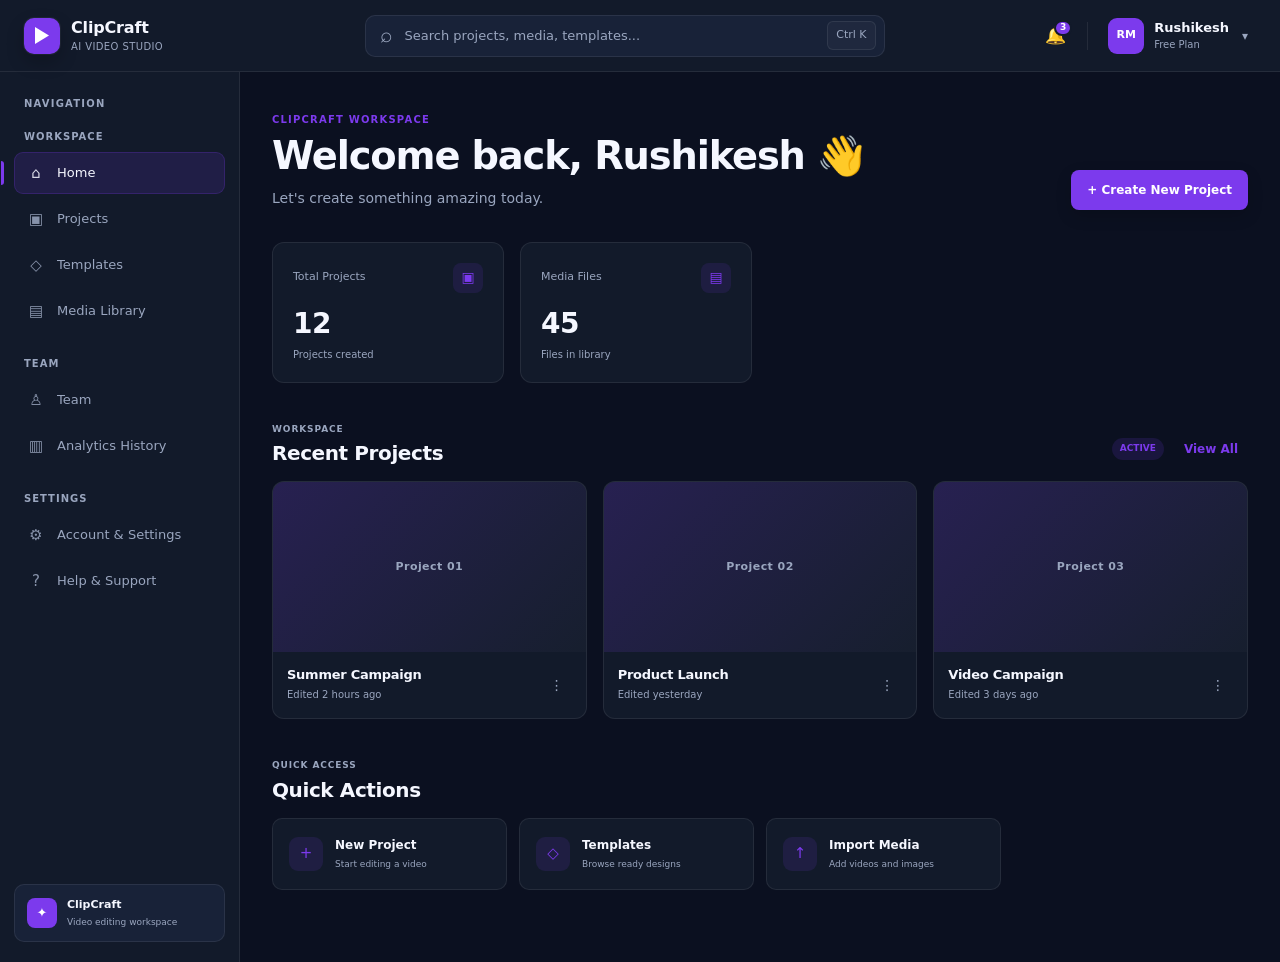
<file: index.html>
<!DOCTYPE html>
<html lang="en">
<head>
  <meta charset="UTF-8" />
  <meta name="viewport" content="width=device-width, initial-scale=1.0" />
  <title>ClipCraft</title>
<link rel="stylesheet" href="./src/css/base.css">
<link rel="stylesheet" href="./src/css/layout.css">
<link rel="stylesheet" href="./src/css/components.css">
<link rel="stylesheet" href="./src/css/responsive.css">
<link rel="stylesheet" href="./src/css/shared.css">
<link rel="stylesheet" href="src/css/help-support.css">
</head>
<body>
  <div id="app"></div>

  <script type="module" src="./src/js/app.js"></script>
</body>
</html>
</file>
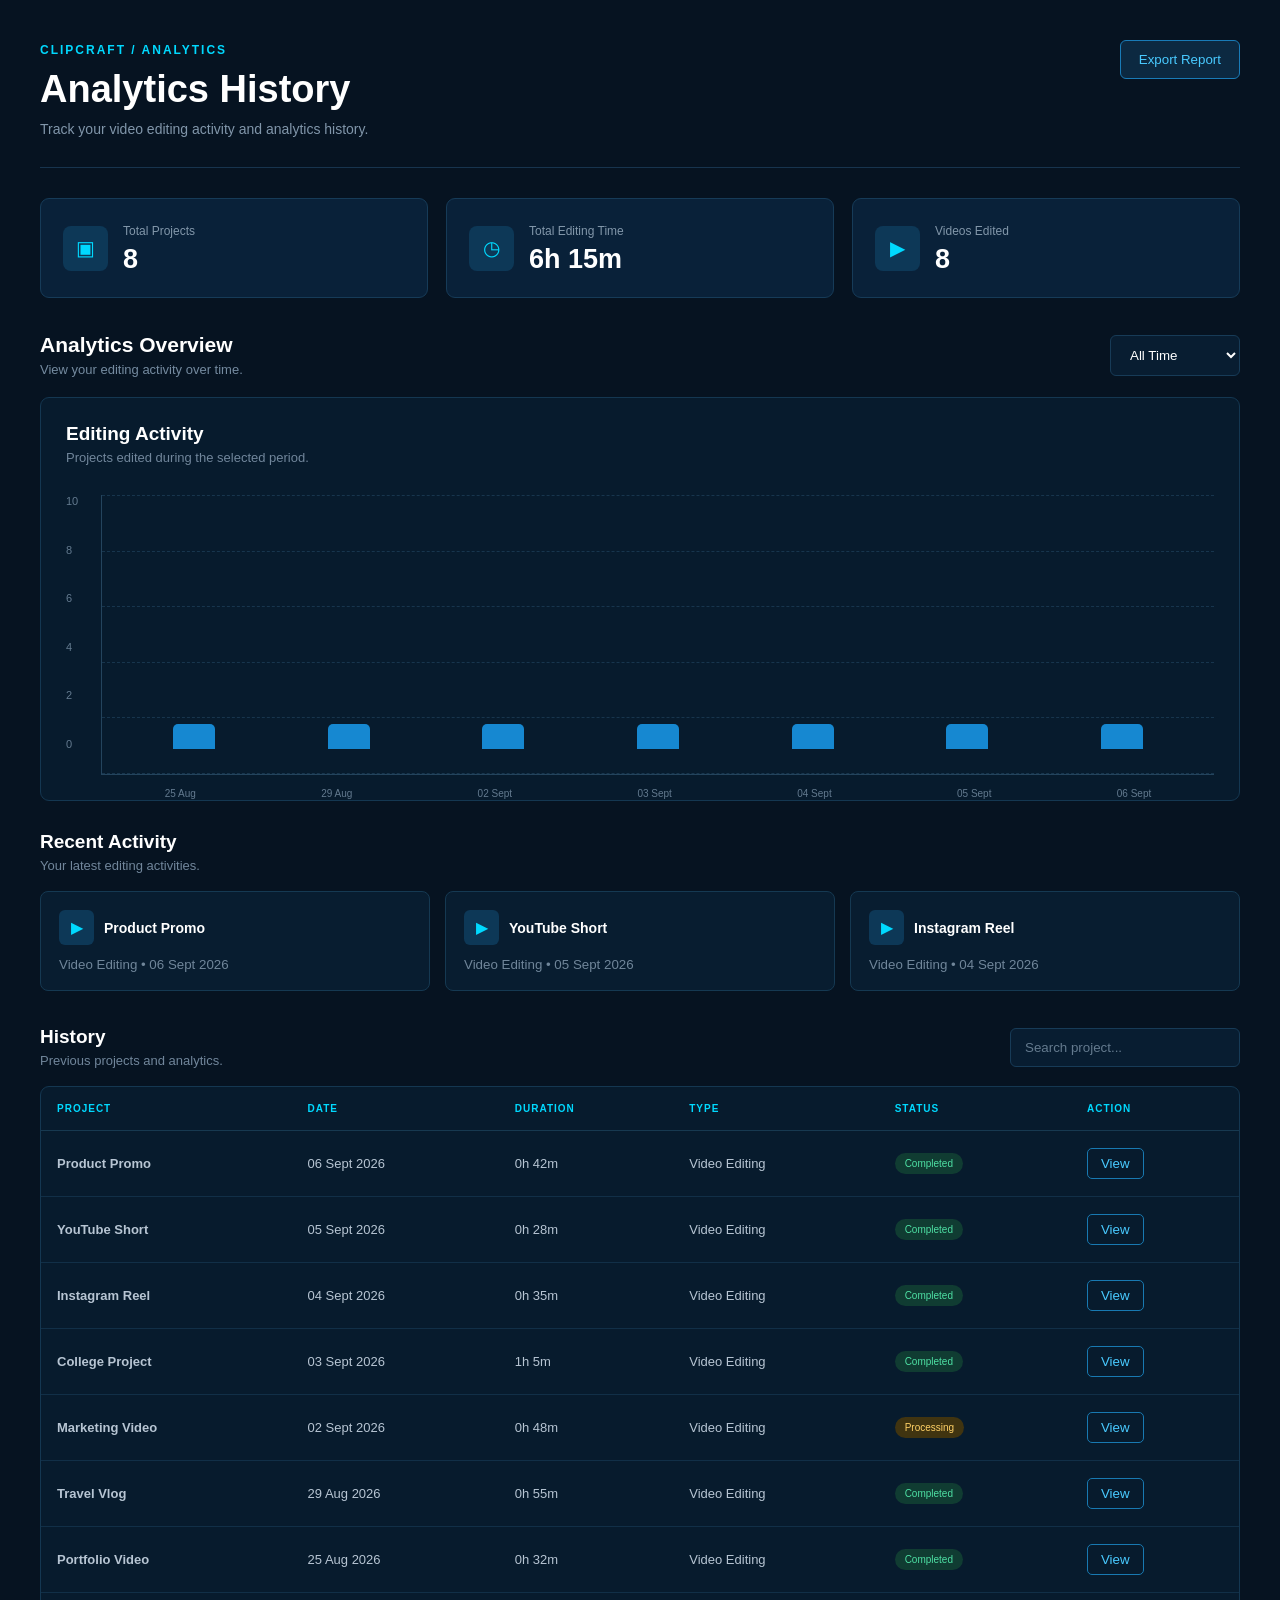
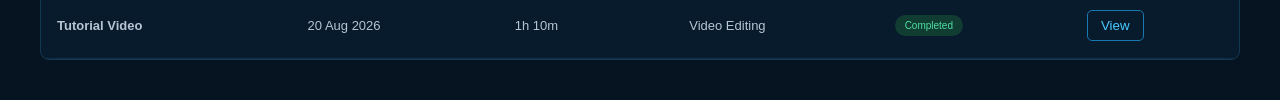
<file: src/modules/analytics-history/analytics-history.html>
<!DOCTYPE html>
<html lang="en">
<head>
    <meta charset="UTF-8">
    <meta name="viewport" content="width=device-width, initial-scale=1.0">

    <title>ClipCraft - Analytics History</title>

    <link rel="stylesheet" href="analytics-history.css">
</head>

<body>

<div class="analytics-page">

    <!-- PAGE HEADER -->
    <header class="page-header">

        <div>
            <span class="page-label">CLIPCRAFT / ANALYTICS</span>

            <h1>Analytics History</h1>

            <p>
                Track your video editing activity and analytics history.
            </p>
        </div>

        <button class="export-btn" id="exportBtn">
            Export Report
        </button>

    </header>


    <!-- SUMMARY CARDS -->
    <section class="summary-grid">

        <div class="summary-card">

            <div class="card-icon">▣</div>

            <div>
                <span>Total Projects</span>
                <h2 id="totalProjects">0</h2>
            </div>

        </div>


        <div class="summary-card">

            <div class="card-icon">◷</div>

            <div>
                <span>Total Editing Time</span>
                <h2 id="totalTime">0h 0m</h2>
            </div>

        </div>


        <div class="summary-card">

            <div class="card-icon">▶</div>

            <div>
                <span>Videos Edited</span>
                <h2 id="videosEdited">0</h2>
            </div>

        </div>

    </section>


    <!-- FILTER -->
    <section class="filter-section">

        <div>
            <h2>Analytics Overview</h2>
            <p>View your editing activity over time.</p>
        </div>

        <select id="dateFilter">

            <option value="all">All Time</option>
            <option value="7">Last 7 Days</option>
            <option value="30">Last 30 Days</option>

        </select>

    </section>


    <!-- CHART -->
    <section class="chart-card">

        <div class="section-heading">

            <div>
                <h2>Editing Activity</h2>
                <p>Projects edited during the selected period.</p>
            </div>

        </div>

        <div class="chart">

            <div class="y-axis">
                <span>10</span>
                <span>8</span>
                <span>6</span>
                <span>4</span>
                <span>2</span>
                <span>0</span>
            </div>

            <div class="chart-area">

                <div class="grid-lines">
                    <span></span>
                    <span></span>
                    <span></span>
                    <span></span>
                    <span></span>
                    <span></span>
                </div>

                <div
                    class="bars"
                    id="chartBars"
                ></div>

                <div
                    class="chart-labels"
                    id="chartLabels"
                ></div>

            </div>

        </div>

    </section>


    <!-- RECENT ACTIVITY -->
    <section class="activity-section">

        <div class="section-title">

            <div>
                <h2>Recent Activity</h2>
                <p>Your latest editing activities.</p>
            </div>

        </div>

        <div
            class="activity-list"
            id="activityList"
        ></div>

    </section>


    <!-- HISTORY -->
    <section class="history-section">

        <div class="section-title">

            <div>
                <h2>History</h2>
                <p>Previous projects and analytics.</p>
            </div>

            <input
                type="text"
                id="searchInput"
                placeholder="Search project..."
            >

        </div>


        <!-- DESKTOP TABLE -->
        <div class="table-wrapper">

            <table>

                <thead>

                    <tr>
                        <th>PROJECT</th>
                        <th>DATE</th>
                        <th>DURATION</th>
                        <th>TYPE</th>
                        <th>STATUS</th>
                        <th>ACTION</th>
                    </tr>

                </thead>

                <tbody id="historyTable"></tbody>

            </table>

        </div>


        <!-- MOBILE CARDS -->
        <div
            class="mobile-history"
            id="mobileHistory"
        ></div>

    </section>


    <!-- EMPTY STATE -->
    <div
        class="empty-state"
        id="emptyState"
    >
        No analytics history found.
    </div>

</div>


<script src="analytics-history.js"></script>

</body>
</html>
</file>
<file: src/css/base.css>
/* Global reset, typography and CSS variables */
:root {
  --bg: #0b1020;
  --surface: #121a2a;
  --surface-2: #182238;
  --text: #f5f7ff;
  --muted: #9aa6bf;
  --primary: #7c3aed;
  --border: rgba(255, 255, 255, 0.08);
}
/* =========================================================
   CLIPCRAFT - DESIGN TOKENS
   ========================================================= */

:root {

  /* Spacing */

  --space-1: 4px;
  --space-2: 8px;
  --space-3: 12px;
  --space-4: 16px;
  --space-5: 20px;
  --space-6: 24px;
  --space-7: 32px;
  --space-8: 40px;

  /* Radius */

  --radius-sm: 6px;
  --radius-md: 8px;
  --radius-lg: 10px;
  --radius-xl: 12px;
  --radius-2xl: 16px;

  /* Typography */

  --text-xs: 10px;
  --text-sm: 12px;
  --text-md: 14px;
  --text-lg: 18px;
  --text-xl: 24px;
  --text-2xl: 32px;

}

* { box-sizing: border-box; }

body {
  margin: 0;
  font-family: Inter, Arial, sans-serif;
  background: var(--bg);
  color: var(--text);
}
/* =========================================================
   CLIPCRAFT - ACCESSIBILITY FOCUS STATES
   Rushikesh
   ========================================================= */


/* ---------------------------------------------------------
   KEYBOARD FOCUS
   --------------------------------------------------------- */

button:focus-visible,
a:focus-visible,
input:focus-visible,
select:focus-visible,
textarea:focus-visible {
  outline: 2px solid var(--primary);

  outline-offset: 3px;
}


/* ---------------------------------------------------------
   REMOVE DEFAULT OUTLINE WHEN NOT NEEDED
   --------------------------------------------------------- */

button:focus:not(:focus-visible),
a:focus:not(:focus-visible),
input:focus:not(:focus-visible),
select:focus:not(:focus-visible),
textarea:focus:not(:focus-visible) {
  outline: none;
}
/* =========================================================
   CLIPCRAFT - TYPOGRAPHY & SPACING
   Rushikesh
   ========================================================= */


/* ---------------------------------------------------------
   GLOBAL BOX SIZING
   --------------------------------------------------------- */

*,
*::before,
*::after {
  box-sizing: border-box;
}


/* ---------------------------------------------------------
   BODY TYPOGRAPHY
   --------------------------------------------------------- */

body {
  margin: 0;

  font-family:
    Inter,
    ui-sans-serif,
    system-ui,
    -apple-system,
    BlinkMacSystemFont,
    "Segoe UI",
    sans-serif;

  font-size: 14px;

  line-height: 1.5;

  color: var(--text);

  background: var(--bg);

  -webkit-font-smoothing: antialiased;
  text-rendering: optimizeLegibility;
}


/* ---------------------------------------------------------
   HEADINGS
   --------------------------------------------------------- */

h1,
h2,
h3,
h4,
h5,
h6 {
  font-family: inherit;

  line-height: 1.2;

  letter-spacing: -0.02em;

  color: var(--text);
}


/* ---------------------------------------------------------
   PARAGRAPHS
   --------------------------------------------------------- */

p {
  line-height: 1.6;
}


/* ---------------------------------------------------------
   BUTTON / INPUT FONT INHERIT
   --------------------------------------------------------- */

button,
input,
select,
textarea {
  font: inherit;
}


/* ---------------------------------------------------------
   IMAGES / VIDEOS
   --------------------------------------------------------- */

img,
video {
  max-width: 100%;
}


/* ---------------------------------------------------------
   SELECTION
   --------------------------------------------------------- */

::selection {
  background: rgba(124, 58, 237, 0.25);

  color: var(--text);
}
</file>
<file: src/css/layout.css>
/* =========================================================
   CLIPCRAFT - APPLICATION LAYOUT
   Rushikesh - Application Shell
   ========================================================= */


/* ---------------------------------------------------------
   MAIN APPLICATION SHELL
   --------------------------------------------------------- */

.app-shell {
  min-height: 100vh;

  display: grid;

  grid-template-columns: 240px 1fr;
  grid-template-rows: 72px 1fr;

  background: var(--bg);
}


/* ---------------------------------------------------------
   HEADER POSITION
   Header styling is handled in components.css
   --------------------------------------------------------- */

.app-header {
  grid-column: 1 / -1;
  grid-row: 1;
}


/* ---------------------------------------------------------
   SIDEBAR POSITION
   --------------------------------------------------------- */

.app-sidebar {
  grid-column: 1;
  grid-row: 2;

  min-width: 0;
}


/* ---------------------------------------------------------
   MAIN CONTENT POSITION
   --------------------------------------------------------- */

.main-content {
  grid-column: 2;
  grid-row: 2;

  min-width: 0;
  min-height: 0;

  padding: 32px;
}


/* ---------------------------------------------------------
   MAIN CONTENT INNER WRAPPER
   Useful for future dashboard/editor sections
   --------------------------------------------------------- */

.main-content-inner {
  width: 100%;
  max-width: 1440px;

  margin: 0 auto;
}


/* ---------------------------------------------------------
   CONTENT SECTION
   --------------------------------------------------------- */

.content-section {
  width: 100%;
  margin-bottom: 32px;
}


/* ---------------------------------------------------------
   TWO COLUMN LAYOUT
   Useful for dashboard cards / panels
   --------------------------------------------------------- */

.content-grid {
  display: grid;

  grid-template-columns: repeat(2, minmax(0, 1fr));

  gap: 24px;
}


/* ---------------------------------------------------------
   THREE COLUMN LAYOUT
   Useful for cards / quick actions
   --------------------------------------------------------- */

.content-grid-3 {
  display: grid;

  grid-template-columns:
    repeat(3, minmax(0, 1fr));

  gap: 20px;
}


/* ---------------------------------------------------------
   FOUR COLUMN LAYOUT
   Useful for statistics cards
   --------------------------------------------------------- */

.content-grid-4 {
  display: grid;

  grid-template-columns:
    repeat(4, minmax(0, 1fr));

  gap: 18px;
}


/* ---------------------------------------------------------
   FULL WIDTH
   --------------------------------------------------------- */

.full-width {
  width: 100%;
}


/* ---------------------------------------------------------
   FLEX ROW
   Common utility for horizontal sections
   --------------------------------------------------------- */

.layout-row {
  display: flex;
  align-items: center;

  gap: 16px;
}


/* ---------------------------------------------------------
   FLEX COLUMN
   Common utility for vertical sections
   --------------------------------------------------------- */

.layout-column {
  display: flex;
  flex-direction: column;

  gap: 16px;
}


/* ---------------------------------------------------------
   SPACE BETWEEN
   --------------------------------------------------------- */

.space-between {
  display: flex;

  align-items: center;
  justify-content: space-between;

  gap: 16px;
}


/* ---------------------------------------------------------
   RESPONSIVE - TABLET
   --------------------------------------------------------- */

@media (max-width: 1024px) {

  .app-shell {
    grid-template-columns: 210px 1fr;
    grid-template-rows: 68px 1fr;
  }

  .main-content {
    padding: 24px;
  }

  .content-grid-4 {
    grid-template-columns:
      repeat(2, minmax(0, 1fr));
  }

}


/* ---------------------------------------------------------
   RESPONSIVE - SMALL TABLET / MOBILE
   --------------------------------------------------------- */

@media (max-width: 768px) {

  .app-shell {
    grid-template-columns: 1fr;
    grid-template-rows: 64px auto 1fr;
  }

  .app-header {
    grid-column: 1;
    grid-row: 1;
  }

  .app-sidebar {
    grid-column: 1;
    grid-row: 2;

    width: 100%;
  }

  .main-content {
    grid-column: 1;
    grid-row: 3;

    padding: 20px;
  }

  .content-grid {
    grid-template-columns: 1fr;
  }

  .content-grid-3 {
    grid-template-columns: 1fr;
  }

  .content-grid-4 {
    grid-template-columns: 1fr;
  }

}


/* ---------------------------------------------------------
   RESPONSIVE - MOBILE
   --------------------------------------------------------- */

@media (max-width: 480px) {

  .app-shell {
    grid-template-rows: 60px auto 1fr;
  }

  .main-content {
    padding: 16px;
  }

  .layout-row {
    flex-direction: column;
    align-items: stretch;
  }

  .space-between {
    flex-direction: column;
    align-items: stretch;
  }

}
</file>
<file: src/css/components.css>
/* Shared buttons, cards, inputs, badges, modals, etc. */
button,
input,
select {
  font: inherit;
}

.btn {
  border: 0;
  border-radius: 8px;
  padding: 10px 14px;
  cursor: pointer;
}

.btn-primary {
  background: var(--primary);
  color: white;
}
.header-logo h2 {
  margin: 0;
  font-size: 20px;
}

.header-search {
  flex: 1;
  max-width: 420px;
  margin: 0 30px;
}

.header-search input {
  width: 100%;

  padding: 12px 16px;

  background: var(--surface-2);
  color: var(--text);

  border: 1px solid var(--border);
  border-radius: 8px;

  outline: none;
}

.header-search input::placeholder {
  color: var(--muted);
}

.header-actions {
  display: flex;
  align-items: center;
  gap: 16px;
}

.header-btn {
  border: 0;
  background: transparent;
  color: var(--text);

  font-size: 20px;

  cursor: pointer;
}

.profile {
  display: flex;
  align-items: center;
  gap: 10px;
}

.avatar {
  width: 38px;
  height: 38px;

  display: flex;
  align-items: center;
  justify-content: center;

  background: var(--primary);
  color: white;

  border-radius: 50%;
  font-size: 13px;
  font-weight: bold;
}

.profile-info {
  display: flex;
  flex-direction: column;
}

.profile-info strong {
  font-size: 14px;
}

.profile-info span {
  font-size: 12px;
  color: var(--muted);
}
.sidebar-title {
  margin-bottom: 12px;

  font-size: 11px;
  font-weight: 600;

  color: var(--muted);
  letter-spacing: 0.08em;
}

.sidebar-nav {
  display: flex;
  flex-direction: column;
  gap: 6px;
}

.nav-item {
  display: block;

  padding: 11px 12px;

  color: var(--text);
  text-decoration: none;

  border-radius: 8px;

  transition: 0.2s ease;
}

.nav-item:hover {
  background: var(--surface-2);
}

.nav-item.active {
  background: var(--primary);
}

.sidebar-section {
  margin-top: 28px;
}
.main-content h1 {
  margin-top: 0;
  margin-bottom: 8px;
}

.main-content p {
  margin-top: 0;
  color: var(--muted);
}
/* =========================================================
   CLIPCRAFT PROFESSIONAL HEADER
   Rushikesh - Application Shell
   ========================================================= */


/* ---------------------------------------------------------
   HEADER WRAPPER
   --------------------------------------------------------- */

.app-header {
  position: sticky;
  top: 0;
  z-index: 100;

  min-height: 72px;

  display: grid;
  grid-template-columns: auto minmax(280px, 520px) auto;
  align-items: center;

  gap: 24px;

  padding: 0 24px;

  background: var(--surface);

  border-bottom: 1px solid var(--border);

  backdrop-filter: blur(18px);
}


/* ---------------------------------------------------------
   LEFT / BRAND
   --------------------------------------------------------- */

.header-left {
  display: flex;
  align-items: center;
  min-width: 190px;
}

.brand {
  display: inline-flex;
  align-items: center;
  gap: 11px;

  color: var(--text);
  text-decoration: none;

  user-select: none;
}

.brand-mark {
  width: 36px;
  height: 36px;

  display: flex;
  align-items: center;
  justify-content: center;

  border-radius: 10px;

  background: var(--primary);

  box-shadow:
    0 0 0 1px rgba(255, 255, 255, 0.05),
    0 8px 18px rgba(0, 0, 0, 0.22);
}

.brand-mark-shape {
  width: 14px;
  height: 17px;

  display: block;

  background: white;

  clip-path: polygon(
    0 0,
    100% 50%,
    0 100%
  );
}

.brand-text {
  display: flex;
  flex-direction: column;
  line-height: 1.1;
}

.brand-name {
  font-size: 16px;
  font-weight: 700;
  letter-spacing: -0.01em;
}

.brand-tagline {
  margin-top: 4px;

  font-size: 10px;
  font-weight: 500;

  color: var(--muted);

  letter-spacing: 0.04em;
  text-transform: uppercase;
}


/* ---------------------------------------------------------
   CENTER / SEARCH
   --------------------------------------------------------- */

.header-center {
  width: 100%;
  justify-self: center;
}

.global-search {
  position: relative;

  width: 100%;
  height: 42px;

  display: flex;
  align-items: center;

  border: 1px solid var(--border);
  border-radius: 10px;

  background: var(--surface-2);

  transition:
    border-color 0.2s ease,
    box-shadow 0.2s ease,
    background 0.2s ease;
}

.global-search:hover {
  border-color: rgba(255, 255, 255, 0.14);
}

.global-search:focus-within {
  border-color: var(--primary);

  box-shadow:
    0 0 0 3px rgba(124, 58, 237, 0.14);
}

.search-icon {
  flex: 0 0 auto;

  margin-left: 14px;

  font-size: 21px;
  line-height: 1;

  color: var(--muted);
}

.global-search-input {
  width: 100%;
  height: 100%;

  padding: 0 12px;

  border: 0;
  outline: 0;

  background: transparent;

  color: var(--text);

  font-size: 13px;
}

.global-search-input::placeholder {
  color: var(--muted);
}

.search-shortcut {
  flex: 0 0 auto;

  margin-right: 8px;
  padding: 5px 8px;

  border: 1px solid var(--border);
  border-radius: 6px;

  background: rgba(255, 255, 255, 0.03);

  color: var(--muted);

  font-size: 11px;
  font-weight: 500;
}


/* ---------------------------------------------------------
   RIGHT / HEADER ACTIONS
   --------------------------------------------------------- */

.header-right {
  display: flex;
  align-items: center;
  justify-content: flex-end;

  gap: 12px;

  min-width: 220px;
}


/* ---------------------------------------------------------
   ICON BUTTON
   --------------------------------------------------------- */

.header-icon-button {
  position: relative;

  width: 40px;
  height: 40px;

  display: flex;
  align-items: center;
  justify-content: center;

  border: 1px solid transparent;
  border-radius: 9px;

  background: transparent;
  color: var(--text);

  cursor: pointer;

  transition:
    background 0.2s ease,
    border-color 0.2s ease,
    transform 0.2s ease;
}

.header-icon-button:hover {
  background: var(--surface-2);
  border-color: var(--border);
}

.header-icon-button:active {
  transform: scale(0.96);
}

.notification-icon {
  font-size: 17px;
}


/* ---------------------------------------------------------
   NOTIFICATION BADGE
   --------------------------------------------------------- */

.notification-badge {
  position: absolute;

  top: 3px;
  right: 2px;

  min-width: 16px;
  height: 16px;

  display: flex;
  align-items: center;
  justify-content: center;

  padding: 0 4px;

  border: 2px solid var(--surface);
  border-radius: 999px;

  background: var(--primary);
  color: white;

  font-size: 9px;
  font-weight: 700;
}


/* ---------------------------------------------------------
   DIVIDER
   --------------------------------------------------------- */

.header-divider {
  width: 1px;
  height: 28px;

  background: var(--border);
}


/* ---------------------------------------------------------
   PROFILE
   --------------------------------------------------------- */

.profile-button {
  display: flex;
  align-items: center;
  gap: 10px;

  padding: 5px 7px;

  border: 1px solid transparent;
  border-radius: 10px;

  background: transparent;
  color: var(--text);

  cursor: pointer;

  transition:
    background 0.2s ease,
    border-color 0.2s ease;
}

.profile-button:hover {
  background: var(--surface-2);
  border-color: var(--border);
}

.profile-avatar {
  width: 36px;
  height: 36px;

  display: flex;
  align-items: center;
  justify-content: center;

  border-radius: 9px;

  background: var(--primary);

  color: white;

  font-size: 11px;
  font-weight: 700;
}

.profile-details {
  display: flex;
  flex-direction: column;

  align-items: flex-start;

  line-height: 1.2;
}

.profile-name {
  font-size: 13px;
  font-weight: 600;
}

.profile-plan {
  margin-top: 3px;

  color: var(--muted);

  font-size: 10px;
}

.profile-arrow {
  margin-left: 3px;

  color: var(--muted);

  font-size: 12px;
}


/* ---------------------------------------------------------
   HEADER RESPONSIVE
   --------------------------------------------------------- */

@media (max-width: 900px) {

  .app-header {
    grid-template-columns: auto 1fr auto;
    gap: 14px;

    padding: 0 16px;
  }

  .header-left {
    min-width: auto;
  }

  .brand-tagline {
    display: none;
  }

  .profile-details {
    display: none;
  }

}


@media (max-width: 650px) {

  .app-header {
    grid-template-columns: auto 1fr auto;

    min-height: 64px;

    gap: 8px;

    padding: 0 12px;
  }

  .brand-name {
    font-size: 14px;
  }

  .brand-mark {
    width: 32px;
    height: 32px;

    border-radius: 8px;
  }

  .global-search {
    height: 38px;
  }

  .search-shortcut {
    display: none;
  }

  .search-icon {
    margin-left: 11px;
  }

  .global-search-input {
    font-size: 12px;
  }

  .header-divider {
    display: none;
  }

  .profile-button {
    padding: 0;
  }

  .profile-arrow {
    display: none;
  }

}


@media (max-width: 480px) {

  .header-center {
    min-width: 0;
  }

  .global-search-input {
    min-width: 0;
  }

  .global-search-input::placeholder {
    font-size: 11px;
  }

  .header-icon-button {
    width: 36px;
    height: 36px;
  }

  .profile-avatar {
    width: 32px;
    height: 32px;
  }

}
/* =========================================================
   CLIPCRAFT PROFESSIONAL SIDEBAR
   Rushikesh - Navigation
   ========================================================= */


/* ---------------------------------------------------------
   SIDEBAR
   --------------------------------------------------------- */

.app-sidebar {
  display: flex;
  flex-direction: column;

  min-height: calc(100vh - 72px);

  padding: 20px 14px;

  background: var(--surface);

  border-right: 1px solid var(--border);

  overflow-y: auto;
}


/* ---------------------------------------------------------
   SIDEBAR HEADER
   --------------------------------------------------------- */

.sidebar-header {
  padding: 0 10px 18px;
}

.sidebar-header-title {
  font-size: 10px;
  font-weight: 700;

  color: var(--muted);

  letter-spacing: 0.12em;
}


/* ---------------------------------------------------------
   SIDEBAR GROUP
   --------------------------------------------------------- */

.sidebar-group {
  margin-bottom: 26px;
}

.sidebar-group-last {
  margin-bottom: 0;
}


/* ---------------------------------------------------------
   SECTION TITLE
   --------------------------------------------------------- */

.sidebar-section-title {
  margin: 0 0 9px;

  padding: 0 10px;

  font-size: 10px;
  font-weight: 700;

  color: var(--muted);

  letter-spacing: 0.1em;
}


/* ---------------------------------------------------------
   NAVIGATION CONTAINER
   --------------------------------------------------------- */

.sidebar-nav {
  display: flex;
  flex-direction: column;

  gap: 4px;
}


/* ---------------------------------------------------------
   NAVIGATION ITEM
   --------------------------------------------------------- */

.nav-item {
  position: relative;

  display: flex;
  align-items: center;

  min-height: 42px;

  padding: 0 11px;

  gap: 11px;

  color: var(--muted);

  text-decoration: none;

  border: 1px solid transparent;
  border-radius: 9px;

  transition:
    background 0.18s ease,
    color 0.18s ease,
    border-color 0.18s ease,
    transform 0.18s ease;
}


/* ---------------------------------------------------------
   NAVIGATION HOVER
   --------------------------------------------------------- */

.nav-item:hover {
  background: var(--surface-2);

  color: var(--text);

  border-color: var(--border);
}


/* ---------------------------------------------------------
   ACTIVE NAVIGATION
   --------------------------------------------------------- */

.nav-item.active {
  background: rgba(124, 58, 237, 0.14);

  color: var(--text);

  border-color: rgba(124, 58, 237, 0.22);
}


/* Active left indicator */

.nav-item.active::before {
  content: "";

  position: absolute;

  left: -14px;

  top: 8px;
  bottom: 8px;

  width: 3px;

  background: var(--primary);

  border-radius: 0 4px 4px 0;
}


/* ---------------------------------------------------------
   NAVIGATION ICON
   --------------------------------------------------------- */

.nav-icon {
  width: 20px;
  height: 20px;

  flex: 0 0 20px;

  display: flex;
  align-items: center;
  justify-content: center;

  color: currentColor;

  font-size: 15px;

  opacity: 0.86;
}


/* ---------------------------------------------------------
   NAVIGATION LABEL
   --------------------------------------------------------- */

.nav-label {
  min-width: 0;

  overflow: hidden;

  text-overflow: ellipsis;

  white-space: nowrap;

  font-size: 13px;
  font-weight: 500;
}


/* ---------------------------------------------------------
   SIDEBAR FOOTER
   --------------------------------------------------------- */

.sidebar-footer {
  margin-top: auto;

  padding-top: 28px;
}


.sidebar-footer-card {
  display: flex;
  align-items: center;

  gap: 10px;

  padding: 12px;

  background: var(--surface-2);

  border: 1px solid var(--border);

  border-radius: 10px;
}


.sidebar-footer-icon {
  width: 30px;
  height: 30px;

  flex: 0 0 30px;

  display: flex;
  align-items: center;
  justify-content: center;

  border-radius: 8px;

  background: var(--primary);

  color: white;

  font-size: 13px;
}


.sidebar-footer-content {
  min-width: 0;

  display: flex;
  flex-direction: column;

  gap: 3px;
}


.sidebar-footer-content strong {
  font-size: 11px;

  color: var(--text);
}


.sidebar-footer-content span {
  font-size: 9px;

  line-height: 1.4;

  color: var(--muted);
}


/* ---------------------------------------------------------
   SIDEBAR SCROLLBAR
   --------------------------------------------------------- */

.app-sidebar::-webkit-scrollbar {
  width: 5px;
}


.app-sidebar::-webkit-scrollbar-track {
  background: transparent;
}


.app-sidebar::-webkit-scrollbar-thumb {
  background: rgba(255, 255, 255, 0.08);

  border-radius: 999px;
}


.app-sidebar::-webkit-scrollbar-thumb:hover {
  background: rgba(255, 255, 255, 0.14);
}


/* ---------------------------------------------------------
   SIDEBAR RESPONSIVE
   --------------------------------------------------------- */

@media (max-width: 768px) {

  .app-sidebar {
    min-height: auto;

    padding: 10px 12px;

    border-right: 0;

    border-bottom: 1px solid var(--border);

    overflow-x: auto;
    overflow-y: hidden;
  }

  .sidebar-header {
    display: none;
  }

  .sidebar-group {
    margin-bottom: 0;
  }

  .sidebar-section-title {
    display: none;
  }

  .sidebar-nav {
    flex-direction: row;

    width: max-content;

    gap: 6px;
  }

  .nav-item {
    min-width: max-content;

    min-height: 38px;
  }

  .nav-item.active::before {
    display: none;
  }

  .sidebar-footer {
    display: none;
  }

}
/* =========================================================
   CLIPCRAFT PROFESSIONAL DASHBOARD
   Rushikesh - Main Content
   ========================================================= */


/* ---------------------------------------------------------
   DASHBOARD HERO
   --------------------------------------------------------- */

.dashboard-hero {
  display: flex;
  align-items: flex-end;
  justify-content: space-between;

  gap: var(--space-6);

  padding: var(--space-2) 0 var(--space-7);
}


.dashboard-hero-text {
  min-width: 0;
}


.dashboard-eyebrow {
  display: block;

  margin-bottom: 8px;

  color: var(--primary);

  font-size: 10px;
  font-weight: 700;

  letter-spacing: 0.12em;
}


.dashboard-hero h1 {
  margin: 0;

  color: var(--text);

  font-size: clamp(28px, 3vw, 40px);
  line-height: 1.1;

  letter-spacing: -0.03em;
}


.dashboard-hero p {
  margin: 10px 0 0;

  color: var(--muted);

  font-size: 14px;
}


/* ---------------------------------------------------------
   PRIMARY ACTION BUTTON
   --------------------------------------------------------- */

.primary-action-button {
  min-height: 44px;

  display: inline-flex;
  align-items: center;
  justify-content: center;

  gap: 8px;

  padding: 0 16px;

  border: 1px solid transparent;
  border-radius: 9px;

  background: var(--primary);

  color: white;

  font-size: 13px;
  font-weight: 600;

  cursor: pointer;

  box-shadow:
    0 8px 18px rgba(0, 0, 0, 0.18);

  transition:
    transform 0.18s ease,
    box-shadow 0.18s ease,
    opacity 0.18s ease;
}


.primary-action-button:hover {
  transform: translateY(-1px);

  box-shadow:
    0 10px 22px rgba(0, 0, 0, 0.24);
}


.primary-action-button:active {
  transform: translateY(0);
}


.button-icon {
  font-size: 18px;
  line-height: 1;
}


/* ---------------------------------------------------------
   DASHBOARD STATISTICS
   --------------------------------------------------------- */

.dashboard-stats {
  display: grid;

  grid-template-columns:
    repeat(4, minmax(0, 1fr));

  gap: var(--space-4);

  margin-bottom: var(--space-8);
}


.stat-card {
  padding: var(--space-5);

  background: var(--surface);

  border: 1px solid var(--border);

  border-radius: var(--radius-xl);

  transition:
    border-color 0.2s ease,
    transform 0.2s ease,
    background 0.2s ease;
}


.stat-card:hover {
  background: var(--surface-2);

  border-color:
    rgba(255, 255, 255, 0.12);

  transform: translateY(-2px);
}


.stat-card-top {
  display: flex;
  align-items: center;
  justify-content: space-between;

  gap: 12px;
}


.stat-label {
  color: var(--muted);

  font-size: 11px;
  font-weight: 500;
}


.stat-icon {
  width: 30px;
  height: 30px;

  display: flex;
  align-items: center;
  justify-content: center;

  border-radius: 8px;

  background:
    rgba(124, 58, 237, 0.12);

  color: var(--primary);

  font-size: 14px;
}


.stat-value {
  display: block;

  margin-top: 17px;

  color: var(--text);

  font-size: 28px;
  line-height: 1;

  letter-spacing: -0.02em;
}


.stat-meta {
  display: block;

  margin-top: 9px;

  color: var(--muted);

  font-size: 10px;
}


/* ---------------------------------------------------------
   DASHBOARD SECTION
   --------------------------------------------------------- */

.dashboard-section {
  margin-bottom: var(--space-8);
}


.section-heading {
  display: flex;
  align-items: flex-end;
  justify-content: space-between;

  gap: var(--space-4);

  margin-bottom: var(--space-4);
}


.section-eyebrow {
  display: block;

  margin-bottom: 5px;

  color: var(--muted);

  font-size: 9px;
  font-weight: 700;

  letter-spacing: 0.1em;
}


.section-heading h2 {
  margin: 0;

  color: var(--text);

  font-size: 20px;
  line-height: 1.2;
}


.text-button {
  padding: 7px 10px;

  border: 0;

  background: transparent;

  color: var(--primary);

  font-size: 12px;
  font-weight: 600;

  cursor: pointer;

  border-radius: 7px;
}


.text-button:hover {
  background:
    rgba(124, 58, 237, 0.08);
}


/* ---------------------------------------------------------
   PROJECT GRID
   --------------------------------------------------------- */

.project-grid {
  display: grid;

  grid-template-columns:
    repeat(3, minmax(0, 1fr));

  gap: var(--space-4);
}


.project-card {
  overflow: hidden;

  background: var(--surface);

  border: 1px solid var(--border);

  border-radius: var(--radius-xl);

  transition:
    border-color 0.2s ease,
    transform 0.2s ease;
}


.project-card:hover {
  border-color:
    rgba(255, 255, 255, 0.12);

  transform: translateY(-2px);
}


.project-thumbnail {
  min-height: 170px;

  display: flex;
  align-items: center;
  justify-content: center;

  background:
    linear-gradient(
      135deg,
      rgba(124, 58, 237, 0.2),
      rgba(255, 255, 255, 0.02)
    );

  color: var(--muted);

  font-size: 11px;
  font-weight: 600;

  letter-spacing: 0.04em;
}


.project-card-content {
  display: flex;
  align-items: center;
  justify-content: space-between;

  gap: 12px;

  padding: 14px;
}


.project-card-content h3 {
  margin: 0;

  color: var(--text);

  font-size: 13px;
  font-weight: 600;
}


.project-card-content p {
  margin: 5px 0 0;

  color: var(--muted);

  font-size: 10px;
}


.project-menu-button {
  width: 30px;
  height: 30px;

  flex: 0 0 30px;

  display: flex;
  align-items: center;
  justify-content: center;

  border: 1px solid transparent;
  border-radius: 7px;

  background: transparent;

  color: var(--muted);

  cursor: pointer;
}


.project-menu-button:hover {
  background: var(--surface-2);

  color: var(--text);

  border-color: var(--border);
}


/* ---------------------------------------------------------
   QUICK ACTIONS
   --------------------------------------------------------- */

.quick-action-grid {
  display: grid;

  grid-template-columns:
    repeat(4, minmax(0, 1fr));

  gap: var(--space-3);
}

.quick-action-card {
  display: flex;
  align-items: center;

  gap: var(--space-3);

  min-height: 72px;

  padding: var(--space-4);

  text-align: left;

  background: var(--surface);

  border: 1px solid var(--border);

  border-radius: var(--radius-lg);

  color: var(--text);

  cursor: pointer;

  transition:
    background 0.2s ease,
    border-color 0.2s ease,
    transform 0.2s ease;
}


.quick-action-card:hover {
  background: var(--surface-2);

  border-color:
    rgba(255, 255, 255, 0.12);

  transform: translateY(-1px);
}


.quick-action-icon {
  width: 34px;
  height: 34px;

  flex: 0 0 34px;

  display: flex;
  align-items: center;
  justify-content: center;

  border-radius: 9px;

  background:
    rgba(124, 58, 237, 0.12);

  color: var(--primary);

  font-size: 15px;
}


.quick-action-content {
  min-width: 0;

  display: flex;
  flex-direction: column;

  gap: 4px;
}


.quick-action-content strong {
  font-size: 12px;
}


.quick-action-content small {
  color: var(--muted);

  font-size: 9px;
}


/* ---------------------------------------------------------
   DASHBOARD RESPONSIVE
   --------------------------------------------------------- */

@media (max-width: 1100px) {

  .dashboard-stats {
    grid-template-columns:
      repeat(2, minmax(0, 1fr));
  }

  .quick-action-grid {
    grid-template-columns:
      repeat(2, minmax(0, 1fr));
  }

}


@media (max-width: 800px) {

  .dashboard-hero {
    align-items: flex-start;

    flex-direction: column;
  }

  .primary-action-button {
    width: 100%;
  }

  .project-grid {
    grid-template-columns: 1fr;
  }

}


@media (max-width: 520px) {

  .dashboard-stats {
    grid-template-columns: 1fr;
  }

  .quick-action-grid {
    grid-template-columns: 1fr;
  }

  .dashboard-hero h1 {
    font-size: 28px;
  }

}
/* Section heading actions */

.section-heading-actions {
  display: flex;
  align-items: center;
  gap: 10px;
}
/* =========================================================
   CLIPCRAFT ENTRY / UPLOAD FLOW
   Rushikesh
   ========================================================= */


/* ---------------------------------------------------------
   ENTRY PAGE
   --------------------------------------------------------- */

.entry-page {
  width: 100%;

  min-height: calc(100vh - 140px);

  display: flex;
  align-items: center;
  justify-content: center;

  padding: 32px 0;
}


.entry-container {
  width: min(100%, 760px);

  margin: 0 auto;

  text-align: center;
}


/* ---------------------------------------------------------
   ENTRY HEADER
   --------------------------------------------------------- */

.entry-header {
  margin-bottom: 26px;
}


.entry-eyebrow {
  display: block;

  margin-bottom: 8px;

  color: var(--primary);

  font-size: 10px;
  font-weight: 700;

  letter-spacing: 0.12em;
}


.entry-header h1 {
  margin: 0;

  color: var(--text);

  font-size: clamp(28px, 4vw, 40px);

  line-height: 1.1;

  letter-spacing: -0.03em;
}


.entry-header p {
  margin: 10px 0 0;

  color: var(--muted);

  font-size: 13px;
}


/* ---------------------------------------------------------
   UPLOAD CARD
   --------------------------------------------------------- */

.upload-card {
  padding: 48px 32px;

  background: var(--surface);

  border: 1px dashed
    rgba(255, 255, 255, 0.16);

  border-radius: 16px;

  transition:
    background 0.2s ease,
    border-color 0.2s ease,
    transform 0.2s ease;
}


.upload-card:hover {
  background: var(--surface-2);

  border-color:
    rgba(124, 58, 237, 0.45);
}


.upload-card.is-dragging {
  background:
    rgba(124, 58, 237, 0.08);

  border-color: var(--primary);

  transform: scale(1.01);
}


/* ---------------------------------------------------------
   UPLOAD ICON
   --------------------------------------------------------- */

.upload-icon {
  width: 58px;
  height: 58px;

  display: flex;
  align-items: center;
  justify-content: center;

  margin: 0 auto 18px;

  border-radius: 14px;

  background:
    rgba(124, 58, 237, 0.12);

  color: var(--primary);

  font-size: 28px;
}


/* ---------------------------------------------------------
   UPLOAD TEXT
   --------------------------------------------------------- */

.upload-card h2 {
  margin: 0;

  color: var(--text);

  font-size: 20px;
}


.upload-card p {
  max-width: 500px;

  margin: 9px auto 20px;

  color: var(--muted);

  font-size: 12px;

  line-height: 1.6;
}


/* ---------------------------------------------------------
   SELECT BUTTON
   --------------------------------------------------------- */

.upload-select-button {
  min-height: 42px;

  padding: 0 18px;

  border: 1px solid transparent;

  border-radius: 9px;

  background: var(--primary);

  color: white;

  font-family: inherit;

  font-size: 12px;
  font-weight: 600;

  cursor: pointer;

  transition:
    transform 0.18s ease,
    box-shadow 0.18s ease;
}


.upload-select-button:hover {
  transform: translateY(-1px);

  box-shadow:
    0 8px 18px rgba(0, 0, 0, 0.2);
}


.upload-select-button:active {
  transform: translateY(0);
}


/* ---------------------------------------------------------
   UPLOAD HINT
   --------------------------------------------------------- */

.upload-hint {
  display: block;

  margin-top: 14px;

  color: var(--muted);

  font-size: 9px;
}


/* ---------------------------------------------------------
   SELECTED FILE
   --------------------------------------------------------- */

.selected-file-card {
  margin-top: 16px;

  display: flex;
  align-items: center;

  gap: 12px;

  padding: 13px 14px;

  text-align: left;

  background: var(--surface);

  border: 1px solid var(--border);

  border-radius: 10px;
}


.selected-file-card[hidden] {
  display: none;
}


.selected-file-icon {
  width: 38px;
  height: 38px;

  flex: 0 0 38px;

  display: flex;
  align-items: center;
  justify-content: center;

  border-radius: 8px;

  background:
    rgba(124, 58, 237, 0.12);

  color: var(--primary);

  font-size: 14px;
}


.selected-file-info {
  min-width: 0;

  display: flex;
  flex-direction: column;

  gap: 4px;
}


.selected-file-info strong {
  overflow: hidden;

  text-overflow: ellipsis;

  white-space: nowrap;

  color: var(--text);

  font-size: 11px;
}


.selected-file-info span {
  color: var(--muted);

  font-size: 9px;
}


/* ---------------------------------------------------------
   REMOVE BUTTON
   --------------------------------------------------------- */

.remove-file-button {
  width: 32px;
  height: 32px;

  margin-left: auto;

  flex: 0 0 32px;

  border: 1px solid transparent;

  border-radius: 7px;

  background: transparent;

  color: var(--muted);

  font-size: 18px;

  cursor: pointer;
}


.remove-file-button:hover {
  background: var(--surface-2);

  color: var(--text);

  border-color: var(--border);
}


/* ---------------------------------------------------------
   ERROR
   --------------------------------------------------------- */

.upload-error {
  min-height: 17px;

  margin: 10px 0 0;

  color: #f87171;

  font-size: 10px;
}


/* ---------------------------------------------------------
   CONTINUE BUTTON
   --------------------------------------------------------- */

.continue-editor-button {
  width: 100%;

  margin-top: 18px;

  min-height: 44px;

  border: 1px solid transparent;

  border-radius: 9px;

  background: var(--primary);

  color: white;

  font-family: inherit;

  font-size: 12px;
  font-weight: 600;

  cursor: pointer;
}


.continue-editor-button:disabled {
  opacity: 0.4;

  cursor: not-allowed;
}


.continue-editor-button:not(:disabled):hover {
  box-shadow:
    0 8px 18px rgba(0, 0, 0, 0.2);
}


/* ---------------------------------------------------------
   RESPONSIVE
   --------------------------------------------------------- */

@media (max-width: 768px) {

  .entry-page {
    min-height: auto;

    padding: 20px 0;
  }

  .upload-card {
    padding: 38px 20px;
  }

}


@media (max-width: 480px) {

  .entry-header h1 {
    font-size: 28px;
  }

  .upload-card {
    padding: 32px 16px;
  }

}
/* =========================================================
   VIDEO PREVIEW
   ========================================================= */

.video-preview-card {
  margin-top: 18px;

  overflow: hidden;

  text-align: left;

  background: var(--surface);

  border: 1px solid var(--border);

  border-radius: 14px;
}


.video-preview-card[hidden] {
  display: none;
}


.video-preview-header {
  padding: 18px 20px;

  border-bottom: 1px solid var(--border);
}


.preview-eyebrow {
  display: block;

  margin-bottom: 5px;

  color: var(--primary);

  font-size: 9px;
  font-weight: 700;

  letter-spacing: 0.1em;
}


.video-preview-header h2 {
  margin: 0;

  color: var(--text);

  font-size: 15px;
}


.video-preview-wrapper {
  width: 100%;

  background: #050812;
}


.video-preview {
  display: block;

  width: 100%;

  max-height: 460px;

  object-fit: contain;

  background: #050812;
}


/* =========================================================
   EDITOR READY STATE
   ========================================================= */

.editor-ready-container {
  width: min(100%, 700px);

  margin: 0 auto;

  padding: 60px 20px;

  text-align: center;
}


.editor-ready-icon {
  width: 68px;
  height: 68px;

  display: flex;
  align-items: center;
  justify-content: center;

  margin: 0 auto 20px;

  border-radius: 18px;

  background:
    rgba(124, 58, 237, 0.12);

  color: var(--primary);

  font-size: 28px;
}


.editor-ready-container h1 {
  margin: 0;

  color: var(--text);

  font-size: 32px;

  letter-spacing: -0.02em;
}


.editor-ready-container p {
  max-width: 560px;

  margin: 12px auto 22px;

  color: var(--muted);

  font-size: 12px;

  line-height: 1.6;
}


.editor-ready-file {
  display: inline-flex;
  flex-direction: column;

  gap: 5px;

  margin-bottom: 24px;

  padding: 12px 16px;

  background: var(--surface);

  border: 1px solid var(--border);

  border-radius: 9px;
}


.editor-ready-file strong {
  color: var(--text);

  font-size: 11px;
}


.editor-ready-file span {
  color: var(--muted);

  font-size: 9px;
}


/* =========================================================
   EDITOR PLACEHOLDER
   ========================================================= */

.editor-placeholder {
  min-height: 500px;

  display: flex;
  flex-direction: column;
  align-items: center;
  justify-content: center;

  padding: 40px;

  text-align: center;
}


.editor-placeholder-icon {
  width: 58px;
  height: 58px;

  display: flex;
  align-items: center;
  justify-content: center;

  margin-bottom: 18px;

  border-radius: 14px;

  background:
    rgba(124, 58, 237, 0.12);

  color: var(--primary);

  font-size: 23px;
}


.editor-placeholder h1 {
  margin: 0;

  color: var(--text);

  font-size: 30px;
}


.editor-placeholder p {
  max-width: 520px;

  margin: 10px 0 25px;

  color: var(--muted);

  font-size: 12px;

  line-height: 1.6;
}


.editor-placeholder-grid {
  width: min(100%, 800px);

  display: grid;

  grid-template-columns:
    repeat(3, minmax(0, 1fr));

  gap: 14px;
}


.editor-placeholder-panel {
  min-height: 120px;

  display: flex;
  align-items: center;
  justify-content: center;

  background: var(--surface);

  border: 1px solid var(--border);

  border-radius: 11px;

  color: var(--muted);

  font-size: 11px;
}


/* =========================================================
   RESPONSIVE
   ========================================================= */

@media (max-width: 700px) {

  .video-preview {
    max-height: 320px;
  }

  .editor-placeholder-grid {
    grid-template-columns: 1fr;
  }

}


@media (max-width: 480px) {

  .editor-ready-container {
    padding: 40px 16px;
  }

  .editor-ready-container h1 {
    font-size: 26px;
  }

}
/* =========================================================
   LESSON 8 - EDITOR NAVIGATION
   ========================================================= */

.editor-navigation-actions {
  display: flex;
  align-items: center;
  justify-content: center;

  gap: 10px;

  margin-top: 26px;
}


.secondary-editor-button {
  min-height: 42px;

  padding: 0 16px;

  border: 1px solid var(--border);

  border-radius: 9px;

  background: var(--surface-2);

  color: var(--text);

  font-family: inherit;

  font-size: 11px;
  font-weight: 600;

  cursor: pointer;

  transition:
    background 0.18s ease,
    border-color 0.18s ease;
}


.secondary-editor-button:hover {
  background: var(--surface);

  border-color:
    rgba(255, 255, 255, 0.14);
}


.editor-placeholder .editor-ready-file {
  margin-top: 18px;
  margin-bottom: 8px;
}


@media (max-width: 600px) {

  .editor-navigation-actions {
    flex-direction: column;
  }

  .secondary-editor-button,
  .editor-navigation-actions
  .primary-action-button {
    width: 100%;
  }

}
/* =========================================================
   CLIPCRAFT - INTERACTION POLISH
   Rushikesh
   ========================================================= */


/* ---------------------------------------------------------
   GENERAL BUTTON TRANSITIONS
   --------------------------------------------------------- */

button,
a {
  -webkit-tap-highlight-color: transparent;
}


/* ---------------------------------------------------------
   PRIMARY ACTION BUTTON
   --------------------------------------------------------- */

.primary-action-button {
  transition:
    transform 0.18s ease,
    box-shadow 0.18s ease,
    opacity 0.18s ease,
    background 0.18s ease;
}


.primary-action-button:hover {
  transform: translateY(-1px);
}


.primary-action-button:active {
  transform: translateY(0);
}


/* ---------------------------------------------------------
   TEXT BUTTON
   --------------------------------------------------------- */

.text-button {
  transition:
    background 0.18s ease,
    color 0.18s ease;
}


.text-button:active {
  transform: translateY(1px);
}


/* ---------------------------------------------------------
   QUICK ACTION
   --------------------------------------------------------- */

.quick-action-card {
  transition:
    background 0.18s ease,
    border-color 0.18s ease,
    transform 0.18s ease,
    box-shadow 0.18s ease;
}


.quick-action-card:active {
  transform: translateY(1px);
}


/* ---------------------------------------------------------
   PROJECT CARD
   --------------------------------------------------------- */

.project-card {
  transition:
    background 0.18s ease,
    border-color 0.18s ease,
    transform 0.18s ease,
    box-shadow 0.18s ease;
}


/* ---------------------------------------------------------
   NAVIGATION
   --------------------------------------------------------- */

.nav-item {
  transition:
    background 0.18s ease,
    color 0.18s ease,
    border-color 0.18s ease,
    transform 0.18s ease;
}


.nav-item:active {
  transform: translateX(1px);
}


/* ---------------------------------------------------------
   HEADER ICON BUTTON
   --------------------------------------------------------- */

.header-icon-button {
  transition:
    background 0.18s ease,
    border-color 0.18s ease,
    color 0.18s ease,
    transform 0.18s ease;
}


.header-icon-button:active {
  transform: scale(0.94);
}


/* ---------------------------------------------------------
   PROFILE BUTTON
   --------------------------------------------------------- */

.profile-button {
  transition:
    background 0.18s ease,
    border-color 0.18s ease,
    transform 0.18s ease;
}


.profile-button:active {
  transform: scale(0.98);
}


/* ---------------------------------------------------------
   INPUT
   --------------------------------------------------------- */

.global-search-input,
.ui-input,
.modal-input {
  transition:
    border-color 0.18s ease,
    box-shadow 0.18s ease,
    background 0.18s ease;
}


/* ---------------------------------------------------------
   REDUCED MOTION
   Accessibility support
   --------------------------------------------------------- */

@media (prefers-reduced-motion: reduce) {

  *,
  *::before,
  *::after {
    scroll-behavior: auto !important;

    transition-duration:
      0.01ms !important;

    animation-duration:
      0.01ms !important;

    animation-iteration-count:
      1 !important;
  }

}
/* =========================================================
   CLIPCRAFT - ENTRY & EDITOR SPACING POLISH
   ========================================================= */


/* ---------------------------------------------------------
   ENTRY HEADER CONSISTENCY
   --------------------------------------------------------- */

.entry-header {
  margin-bottom: var(--space-6);
}


.entry-header h1 {
  margin-bottom: 0;
}


.entry-header p {
  margin-top: var(--space-3);
}


/* ---------------------------------------------------------
   UPLOAD CARD
   --------------------------------------------------------- */

.upload-card {
  padding: var(--space-8) var(--space-6);

  border-radius: var(--radius-2xl);
}


/* ---------------------------------------------------------
   SELECTED FILE
   --------------------------------------------------------- */

.selected-file-card {
  margin-top: var(--space-4);

  padding: var(--space-3) var(--space-4);

  border-radius: var(--radius-lg);
}


/* ---------------------------------------------------------
   VIDEO PREVIEW
   --------------------------------------------------------- */

.video-preview-card {
  margin-top: var(--space-4);

  border-radius: var(--radius-xl);
}


.video-preview-header {
  padding: var(--space-4) var(--space-5);
}


/* ---------------------------------------------------------
   CONTINUE BUTTON
   --------------------------------------------------------- */

.continue-editor-button {
  margin-top: var(--space-4);

  min-height: 44px;

  border-radius: var(--radius-lg);
}


/* ---------------------------------------------------------
   EDITOR PLACEHOLDER
   --------------------------------------------------------- */

.editor-placeholder {
  padding: var(--space-8);
}


.editor-placeholder h1 {
  margin-top: 0;
}


.editor-placeholder p {
  margin-top: var(--space-3);
  margin-bottom: var(--space-6);
}


/* ---------------------------------------------------------
   EDITOR PANELS
   --------------------------------------------------------- */

.editor-placeholder-grid {
  gap: var(--space-4);
}


.editor-placeholder-panel {
  border-radius: var(--radius-lg);
}


/* ---------------------------------------------------------
   READY FILE
   --------------------------------------------------------- */

.editor-ready-file {
  margin-top: var(--space-4);

  padding: var(--space-3) var(--space-4);

  border-radius: var(--radius-lg);
}
</file>
<file: src/css/responsive.css>
/* Rupesh: responsive/mobile layer */
@media (max-width: 900px) {
  .app-shell {
    grid-template-columns: 1fr;
  }
}
</file>
<file: src/css/shared.css>
/* =========================================================
   CLIPCRAFT SHARED UI COMPONENTS
   Rushikesh - Reusable Components
   ========================================================= */


/* ---------------------------------------------------------
   BUTTON
   --------------------------------------------------------- */

.ui-button {
  min-height: 40px;

  display: inline-flex;
  align-items: center;
  justify-content: center;

  padding: 0 15px;

  border: 1px solid transparent;
  border-radius: 8px;

  font-family: inherit;
  font-size: 12px;
  font-weight: 600;

  cursor: pointer;

  transition:
    background 0.18s ease,
    border-color 0.18s ease,
    color 0.18s ease,
    transform 0.18s ease,
    box-shadow 0.18s ease;
}


.ui-button:active {
  transform: scale(0.98);
}


/* Primary */

.ui-button-primary {
  background: var(--primary);
  color: white;

  box-shadow:
    0 6px 16px rgba(0, 0, 0, 0.16);
}


.ui-button-primary:hover {
  box-shadow:
    0 8px 20px rgba(0, 0, 0, 0.22);
}


/* Secondary */

.ui-button-secondary {
  background: var(--surface-2);
  color: var(--text);

  border-color: var(--border);
}


.ui-button-secondary:hover {
  background: var(--surface);
  border-color:
    rgba(255, 255, 255, 0.14);
}


/* Ghost */

.ui-button-ghost {
  background: transparent;
  color: var(--muted);
}


.ui-button-ghost:hover {
  background: var(--surface-2);
  color: var(--text);
}


/* ---------------------------------------------------------
   ICON BUTTON
   --------------------------------------------------------- */

.ui-icon-button {
  width: 38px;
  height: 38px;

  display: inline-flex;
  align-items: center;
  justify-content: center;

  padding: 0;

  border: 1px solid transparent;
  border-radius: 8px;

  background: transparent;

  color: var(--muted);

  cursor: pointer;

  transition:
    background 0.18s ease,
    color 0.18s ease,
    border-color 0.18s ease,
    transform 0.18s ease;
}


.ui-icon-button:hover {
  background: var(--surface-2);

  color: var(--text);

  border-color: var(--border);
}


.ui-icon-button:active {
  transform: scale(0.95);
}


/* ---------------------------------------------------------
   BADGE
   --------------------------------------------------------- */

.ui-badge {
  display: inline-flex;
  align-items: center;
  justify-content: center;

  min-height: 22px;

  padding: 0 8px;

  border-radius: 999px;

  font-size: 9px;
  font-weight: 700;

  white-space: nowrap;
}


/* Default */

.ui-badge-default {
  background: var(--surface-2);

  color: var(--muted);

  border: 1px solid var(--border);
}


/* Primary */

.ui-badge-primary {
  background:
    rgba(124, 58, 237, 0.14);

  color:
    var(--primary);
}


/* Success */

.ui-badge-success {
  background:
    rgba(52, 211, 153, 0.12);

  color:
    #34d399;
}


/* Warning */

.ui-badge-warning {
  background:
    rgba(251, 191, 36, 0.12);

  color:
    #fbbf24;
}


/* Danger */

.ui-badge-danger {
  background:
    rgba(248, 113, 113, 0.12);

  color:
    #f87171;
}


/* ---------------------------------------------------------
   CARD
   --------------------------------------------------------- */

.ui-card {
  padding: 18px;

  background: var(--surface);

  border: 1px solid var(--border);
  border-radius: 12px;

  transition:
    background 0.18s ease,
    border-color 0.18s ease,
    transform 0.18s ease;
}


.ui-card:hover {
  background: var(--surface-2);

  border-color:
    rgba(255, 255, 255, 0.12);

  transform: translateY(-1px);
}


.ui-card-title {
  margin: 0 0 12px;

  color: var(--text);

  font-size: 14px;
  font-weight: 600;
}


.ui-card-content {
  color: var(--muted);

  font-size: 12px;
  line-height: 1.5;
}


/* ---------------------------------------------------------
   INPUT
   --------------------------------------------------------- */

.ui-input-group {
  width: 100%;

  display: flex;
  flex-direction: column;

  gap: 7px;
}


.ui-input-label {
  color: var(--text);

  font-size: 11px;
  font-weight: 600;
}


.ui-input {
  width: 100%;
  min-height: 42px;

  box-sizing: border-box;

  padding: 0 12px;

  border: 1px solid var(--border);
  border-radius: 8px;

  outline: none;

  background: var(--surface-2);

  color: var(--text);

  font-family: inherit;
  font-size: 12px;

  transition:
    border-color 0.18s ease,
    box-shadow 0.18s ease,
    background 0.18s ease;
}


.ui-input::placeholder {
  color: var(--muted);
}


.ui-input:hover {
  border-color:
    rgba(255, 255, 255, 0.14);
}


.ui-input:focus {
  border-color: var(--primary);

  box-shadow:
    0 0 0 3px rgba(124, 58, 237, 0.12);
}


/* ---------------------------------------------------------
   DISABLED
   --------------------------------------------------------- */

.ui-button:disabled,
.ui-icon-button:disabled {
  cursor: not-allowed;

  opacity: 0.5;

  transform: none;
}


/* ---------------------------------------------------------
   RESPONSIVE
   --------------------------------------------------------- */

@media (max-width: 480px) {

  .ui-button {
    min-height: 38px;

    padding: 0 13px;

    font-size: 11px;
  }

  .ui-input {
    min-height: 40px;
  }

}
/* =========================================================
   CLIPCRAFT - PROJECT MODAL
   ========================================================= */


/* ---------------------------------------------------------
   MODAL OVERLAY
   --------------------------------------------------------- */

.modal-overlay {
  position: fixed;

  inset: 0;

  z-index: 1000;

  display: flex;
  align-items: center;
  justify-content: center;

  padding: 20px;

  background: rgba(0, 0, 0, 0.64);

  backdrop-filter: blur(8px);

  opacity: 0;
  visibility: hidden;

  transition:
    opacity 0.2s ease,
    visibility 0.2s ease;
}


/* Open state */

.modal-overlay.is-open {
  opacity: 1;
  visibility: visible;
}


/* ---------------------------------------------------------
   MODAL BOX
   --------------------------------------------------------- */

.modal {
  width: min(100%, 480px);

  background: var(--surface);

  border: 1px solid var(--border);

  border-radius: 14px;

  box-shadow:
    0 24px 80px rgba(0, 0, 0, 0.45);

  transform: translateY(10px) scale(0.98);

  transition:
    transform 0.2s ease;
}


.modal-overlay.is-open .modal {
  transform: translateY(0) scale(1);
}


/* ---------------------------------------------------------
   MODAL HEADER
   --------------------------------------------------------- */

.modal-header {
  display: flex;
  align-items: flex-start;
  justify-content: space-between;

  gap: 20px;

  padding: 22px 22px 18px;

  border-bottom: 1px solid var(--border);
}


.modal-eyebrow {
  display: block;

  margin-bottom: 6px;

  color: var(--primary);

  font-size: 9px;
  font-weight: 700;

  letter-spacing: 0.12em;
}


.modal-header h2 {
  margin: 0;

  color: var(--text);

  font-size: 20px;
}


.modal-header p {
  margin: 7px 0 0;

  color: var(--muted);

  font-size: 11px;
}


.modal-close-button {
  width: 34px;
  height: 34px;

  flex: 0 0 34px;

  display: flex;
  align-items: center;
  justify-content: center;

  border: 1px solid transparent;

  border-radius: 8px;

  background: transparent;

  color: var(--muted);

  font-size: 22px;

  cursor: pointer;

  transition:
    background 0.18s ease,
    color 0.18s ease,
    border-color 0.18s ease;
}


.modal-close-button:hover {
  background: var(--surface-2);

  border-color: var(--border);

  color: var(--text);
}


/* ---------------------------------------------------------
   MODAL BODY
   --------------------------------------------------------- */

.modal-body {
  padding: 22px;
}


.modal-label {
  display: block;

  margin-bottom: 8px;

  color: var(--text);

  font-size: 11px;
  font-weight: 600;
}


.modal-input {
  width: 100%;
  min-height: 44px;

  box-sizing: border-box;

  padding: 0 13px;

  border: 1px solid var(--border);

  border-radius: 9px;

  outline: none;

  background: var(--surface-2);

  color: var(--text);

  font-family: inherit;

  font-size: 12px;

  transition:
    border-color 0.18s ease,
    box-shadow 0.18s ease;
}


.modal-input::placeholder {
  color: var(--muted);
}


.modal-input:focus {
  border-color: var(--primary);

  box-shadow:
    0 0 0 3px rgba(124, 58, 237, 0.12);
}


.modal-error {
  min-height: 16px;

  margin: 7px 0 0;

  color: #f87171;

  font-size: 10px;
}


/* ---------------------------------------------------------
   MODAL FOOTER
   --------------------------------------------------------- */

.modal-footer {
  display: flex;
  justify-content: flex-end;

  gap: 10px;

  padding: 16px 22px 22px;

  border-top: 1px solid var(--border);
}


.modal-cancel-button,
.modal-create-button {
  min-height: 40px;

  padding: 0 15px;

  border-radius: 8px;

  font-family: inherit;

  font-size: 11px;
  font-weight: 600;

  cursor: pointer;
}


.modal-cancel-button {
  border: 1px solid var(--border);

  background: var(--surface-2);

  color: var(--text);
}


.modal-cancel-button:hover {
  border-color:
    rgba(255, 255, 255, 0.14);
}


.modal-create-button {
  border: 1px solid transparent;

  background: var(--primary);

  color: white;
}


.modal-create-button:hover {
  box-shadow:
    0 8px 18px rgba(0, 0, 0, 0.20);
}


.modal-create-button:disabled {
  opacity: 0.5;

  cursor: not-allowed;
}


/* ---------------------------------------------------------
   MOBILE
   --------------------------------------------------------- */

@media (max-width: 480px) {

  .modal-overlay {
    align-items: flex-end;

    padding: 10px;
  }

  .modal {
    width: 100%;

    border-radius: 14px 14px 10px 10px;
  }

  .modal-header,
  .modal-body,
  .modal-footer {
    padding-left: 18px;
    padding-right: 18px;
  }

}
/* =========================================================
   CLIPCRAFT TOAST
   ========================================================= */

.clipcraft-toast {
  position: fixed;

  right: 24px;
  bottom: 24px;

  z-index: 2000;

  max-width: 360px;

  padding: 13px 16px;

  background: var(--surface);

  border: 1px solid var(--border);

  border-left:
    3px solid var(--primary);

  border-radius: 9px;

  box-shadow:
    0 18px 45px rgba(0, 0, 0, 0.32);

  color: var(--text);

  font-size: 11px;
  line-height: 1.5;

  opacity: 0;
  visibility: hidden;

  transform:
    translateY(12px);

  transition:
    opacity 0.2s ease,
    visibility 0.2s ease,
    transform 0.2s ease;
}


.clipcraft-toast.is-visible {
  opacity: 1;

  visibility: visible;

  transform:
    translateY(0);
}


@media (max-width: 480px) {

  .clipcraft-toast {
    left: 16px;
    right: 16px;
    bottom: 16px;

    max-width: none;
  }

}
/* =========================================================
   LOADING STATE
   ========================================================= */

.ui-loading-state {
  width: 100%;

  min-height: 220px;

  display: flex;
  flex-direction: column;

  align-items: center;
  justify-content: center;

  text-align: center;

  padding: 30px;

  box-sizing: border-box;
}


.ui-loading-spinner {
  width: 38px;
  height: 38px;

  margin-bottom: 16px;

  border: 3px solid var(--border);

  border-top-color: var(--primary);

  border-radius: 50%;

  animation:
    clipcraft-spin 0.8s linear infinite;
}


.ui-loading-title {
  margin: 0;

  color: var(--text);

  font-size: 14px;
  font-weight: 600;
}


.ui-loading-message {
  margin: 7px 0 0;

  color: var(--muted);

  font-size: 10px;

  line-height: 1.5;
}


@keyframes clipcraft-spin {

  from {
    transform: rotate(0deg);
  }

  to {
    transform: rotate(360deg);
  }

}
/* =========================================================
   ERROR STATE
   ========================================================= */

.ui-error-state {
  width: 100%;

  min-height: 220px;

  display: flex;
  flex-direction: column;

  align-items: center;
  justify-content: center;

  padding: 30px;

  box-sizing: border-box;

  text-align: center;
}


.ui-error-icon {
  width: 42px;
  height: 42px;

  display: flex;
  align-items: center;
  justify-content: center;

  margin-bottom: 14px;

  border-radius: 50%;

  background:
    rgba(248, 113, 113, 0.12);

  color:
    #f87171;

  font-size: 18px;
  font-weight: 700;
}


.ui-error-title {
  margin: 0;

  color: var(--text);

  font-size: 14px;
  font-weight: 600;
}


.ui-error-message {
  max-width: 440px;

  margin: 7px 0 16px;

  color: var(--muted);

  font-size: 10px;

  line-height: 1.5;
}


.ui-error-action {
  min-height: 38px;

  padding: 0 14px;

  border: 1px solid var(--border);

  border-radius: 8px;

  background: var(--surface-2);

  color: var(--text);

  font-family: inherit;

  font-size: 11px;
  font-weight: 600;

  cursor: pointer;

  transition:
    background 0.18s ease,
    border-color 0.18s ease;
}


.ui-error-action:hover {
  background: var(--surface);

  border-color:
    rgba(255, 255, 255, 0.14);
}
/* =========================================================
   CLIPCRAFT - EMPTY STATE
   ========================================================= */

.ui-empty-state {
  width: 100%;

  min-height: 220px;

  display: flex;
  flex-direction: column;

  align-items: center;
  justify-content: center;

  padding: 30px;

  box-sizing: border-box;

  text-align: center;
}


/* ---------------------------------------------------------
   EMPTY ICON
   --------------------------------------------------------- */

.ui-empty-icon {
  width: 44px;
  height: 44px;

  display: flex;
  align-items: center;
  justify-content: center;

  margin-bottom: 14px;

  border-radius: 50%;

  background:
    rgba(124, 58, 237, 0.12);

  color: var(--primary);

  font-size: 20px;
  font-weight: 500;
}


/* ---------------------------------------------------------
   EMPTY TITLE
   --------------------------------------------------------- */

.ui-empty-title {
  margin: 0;

  color: var(--text);

  font-size: 14px;
  font-weight: 600;
}


/* ---------------------------------------------------------
   EMPTY MESSAGE
   --------------------------------------------------------- */

.ui-empty-message {
  max-width: 420px;

  margin: 7px 0 16px;

  color: var(--muted);

  font-size: 10px;

  line-height: 1.5;
}


/* ---------------------------------------------------------
   EMPTY ACTION BUTTON
   --------------------------------------------------------- */

.ui-empty-action {
  min-height: 38px;

  padding: 0 14px;

  border: 1px solid var(--border);

  border-radius: 8px;

  background: var(--surface-2);

  color: var(--text);

  font-family: inherit;

  font-size: 11px;
  font-weight: 600;

  cursor: pointer;

  transition:
    background 0.18s ease,
    border-color 0.18s ease,
    transform 0.18s ease;
}


.ui-empty-action:hover {
  background: var(--surface);

  border-color:
    rgba(255, 255, 255, 0.14);

  transform: translateY(-1px);
}


.ui-empty-action:active {
  transform: translateY(0);
}
/* =========================================================
   SUCCESS STATE
   ========================================================= */

.ui-success-state {
  width: 100%;

  min-height: 220px;

  display: flex;
  flex-direction: column;

  align-items: center;
  justify-content: center;

  padding: 30px;

  box-sizing: border-box;

  text-align: center;
}


.ui-success-icon {
  width: 44px;
  height: 44px;

  display: flex;
  align-items: center;
  justify-content: center;

  margin-bottom: 14px;

  border-radius: 50%;

  background:
    rgba(52, 211, 153, 0.12);

  color:
    #34d399;

  font-size: 20px;
  font-weight: 700;
}


.ui-success-title {
  margin: 0;

  color: var(--text);

  font-size: 14px;
  font-weight: 600;
}


.ui-success-message {
  max-width: 420px;

  margin: 7px 0 0;

  color: var(--muted);

  font-size: 10px;

  line-height: 1.5;
}
</file>
<file: src/css/help-support.css>
/* =========================================================
   CLIPCRAFT - HELP & SUPPORT
   Frontend UI Styles
   ========================================================= */

.help-support-page {
  width: 100%;
  max-width: 1100px;
  margin: 0 auto;
  padding: var(--space-8);
}


/* =========================
   HEADER
   ========================= */

.help-support-header {
  margin-bottom: var(--space-6);
}

.help-support-eyebrow {
  display: inline-block;
  margin-bottom: var(--space-2);

  font-size: 12px;
  font-weight: 700;
  letter-spacing: 0.12em;
  text-transform: uppercase;

  opacity: 0.65;
}

.help-support-header h1 {
  margin: 0 0 var(--space-2);

  font-size: 32px;
  line-height: 1.2;
  font-weight: 700;
}

.help-support-header p {
  margin: 0;

  max-width: 650px;

  font-size: 15px;
  line-height: 1.6;

  opacity: 0.7;
}


/* =========================
   SEARCH
   ========================= */

.help-support-search {
  margin-bottom: var(--space-7);
}

.help-search-input {
  width: 100%;
  max-width: 700px;

  min-height: 48px;

  padding: 0 16px;

  border: 1px solid rgba(255, 255, 255, 0.12);
  border-radius: var(--radius-md);

  background: rgba(255, 255, 255, 0.04);
  color: inherit;

  outline: none;

  transition:
    border-color 0.2s ease,
    background 0.2s ease,
    box-shadow 0.2s ease;
}

.help-search-input::placeholder {
  opacity: 0.5;
}

.help-search-input:hover {
  background: rgba(255, 255, 255, 0.06);
}

.help-search-input:focus {
  border-color: rgba(255, 255, 255, 0.25);
  background: rgba(255, 255, 255, 0.06);

  box-shadow: 0 0 0 3px rgba(255, 255, 255, 0.05);
}


/* =========================
   CONTENT GRID
   ========================= */

.help-support-content {
  display: grid;

  grid-template-columns: repeat(3, minmax(0, 1fr));

  gap: var(--space-4);
}


/* =========================
   SUPPORT CARDS
   ========================= */

.help-support-card {
  min-height: 180px;

  padding: var(--space-5);

  border: 1px solid rgba(255, 255, 255, 0.08);
  border-radius: var(--radius-lg);

  background: rgba(255, 255, 255, 0.03);

  transition:
    transform 0.2s ease,
    border-color 0.2s ease,
    background 0.2s ease;
}

.help-support-card:hover {
  transform: translateY(-2px);

  border-color: rgba(255, 255, 255, 0.16);

  background: rgba(255, 255, 255, 0.05);
}

.help-support-card h2 {
  margin: 0 0 var(--space-2);

  font-size: 17px;
  line-height: 1.4;

  font-weight: 650;
}

.help-support-card p {
  margin: 0;

  font-size: 14px;
  line-height: 1.6;

  opacity: 0.65;
}


/* =========================
   RESPONSIVE
   ========================= */

@media (max-width: 900px) {

  .help-support-content {
    grid-template-columns: 1fr 1fr;
  }

}


@media (max-width: 640px) {

  .help-support-page {
    padding: var(--space-5);
  }

  .help-support-header h1 {
    font-size: 26px;
  }

  .help-support-content {
    grid-template-columns: 1fr;
  }

}
/* =========================================================
   GETTING STARTED
   ========================================================= */

.help-getting-started-card {
  grid-column: span 2;
}


.help-started-steps {
  display: flex;
  flex-direction: column;
  gap: var(--space-4);

  margin-top: var(--space-5);
}


.help-started-step {
  display: flex;
  align-items: flex-start;
  gap: var(--space-3);

  padding: var(--space-3);

  border: 1px solid rgba(255, 255, 255, 0.06);
  border-radius: var(--radius-md);

  background: rgba(255, 255, 255, 0.02);
}


.help-step-number {
  display: flex;
  align-items: center;
  justify-content: center;

  flex-shrink: 0;

  width: 32px;
  height: 32px;

  border-radius: 50%;

  font-size: 13px;
  font-weight: 700;

  background: rgba(255, 255, 255, 0.08);
}


.help-started-step h3 {
  margin: 0 0 4px;

  font-size: 15px;
  line-height: 1.4;
}


.help-started-step p {
  margin: 0;

  font-size: 13px;
  line-height: 1.5;

  opacity: 0.65;
}


@media (max-width: 900px) {

  .help-getting-started-card {
    grid-column: span 1;
  }

}
/* =========================================================
   CONTACT SUPPORT FORM
   ========================================================= */

.help-support-form-wrapper {
  width: 100%;
  margin-top: var(--space-6);
}


.help-support-form-card {
  width: 100%;
  max-width: 700px;

  margin: 0 auto;
  padding: var(--space-6);

  border: 1px solid rgba(255, 255, 255, 0.08);
  border-radius: var(--radius-lg);

  background: rgba(255, 255, 255, 0.03);
}


.help-support-form-header {
  margin-bottom: var(--space-5);
}


.help-support-form-header h2 {
  margin: 0 0 var(--space-2);

  font-size: 22px;
  line-height: 1.3;
}


.help-support-form-header p {
  margin: 0;

  font-size: 14px;
  line-height: 1.5;

  opacity: 0.65;
}


/* =========================
   FORM FIELDS
   ========================= */

.help-form-field {
  display: flex;
  flex-direction: column;
  gap: var(--space-2);

  margin-bottom: var(--space-4);
}


.help-form-field label {
  font-size: 13px;
  font-weight: 600;
}


.help-form-field input,
.help-form-field textarea {
  width: 100%;

  padding: 12px 14px;

  border: 1px solid rgba(255, 255, 255, 0.10);
  border-radius: var(--radius-md);

  background: rgba(255, 255, 255, 0.04);
  color: inherit;

  font: inherit;

  resize: vertical;

  transition:
    border-color 0.2s ease,
    background 0.2s ease,
    box-shadow 0.2s ease;
}


.help-form-field input::placeholder,
.help-form-field textarea::placeholder {
  opacity: 0.45;
}


.help-form-field input:hover,
.help-form-field textarea:hover {
  background: rgba(255, 255, 255, 0.06);
}


.help-form-field input:focus,
.help-form-field textarea:focus {
  outline: none;

  border-color: rgba(255, 255, 255, 0.25);

  background: rgba(255, 255, 255, 0.06);

  box-shadow:
    0 0 0 3px rgba(255, 255, 255, 0.05);
}


/* =========================
   FORM BUTTONS
   ========================= */

.help-support-form-actions {
  display: flex;
  justify-content: flex-end;
  gap: var(--space-3);

  margin-top: var(--space-5);
}


.help-cancel-button,
.help-submit-button {
  min-height: 42px;

  padding: 0 18px;

  border-radius: var(--radius-md);

  font: inherit;
  font-size: 14px;
  font-weight: 600;

  cursor: pointer;

  transition:
    transform 0.2s ease,
    background 0.2s ease,
    border-color 0.2s ease;
}


.help-cancel-button {
  border: 1px solid rgba(255, 255, 255, 0.10);

  background: rgba(255, 255, 255, 0.04);
  color: inherit;
}


.help-cancel-button:hover {
  background: rgba(255, 255, 255, 0.08);
}


.help-submit-button {
  border: 1px solid rgba(255, 255, 255, 0.15);

  background: rgba(255, 255, 255, 0.10);
  color: inherit;
}


.help-submit-button:hover {
  background: rgba(255, 255, 255, 0.16);

  transform: translateY(-1px);
}


.help-cancel-button:active,
.help-submit-button:active {
  transform: translateY(0);
}


/* =========================
   CONTACT BUTTON
   ========================= */

.help-contact-button {
  margin-top: var(--space-4);

  min-height: 42px;

  padding: 0 18px;

  border: 1px solid rgba(255, 255, 255, 0.12);
  border-radius: var(--radius-md);

  background: rgba(255, 255, 255, 0.06);
  color: inherit;

  font: inherit;
  font-size: 14px;
  font-weight: 600;

  cursor: pointer;

  transition:
    transform 0.2s ease,
    background 0.2s ease;
}


.help-contact-button:hover {
  background: rgba(255, 255, 255, 0.12);

  transform: translateY(-1px);
}


.help-contact-button:active {
  transform: translateY(0);
}


/* =========================
   MOBILE
   ========================= */

@media (max-width: 640px) {

  .help-support-form-card {
    padding: var(--space-5);
  }


  .help-support-form-actions {
    flex-direction: column-reverse;
  }


  .help-cancel-button,
  .help-submit-button {
    width: 100%;
  }

}
/* =========================================================
   SUPPORT SUCCESS MESSAGE
   ========================================================= */

.help-success-message {
  margin-top: var(--space-5);
  padding: var(--space-4);

  border: 1px solid rgba(255, 255, 255, 0.10);
  border-radius: var(--radius-md);

  background: rgba(255, 255, 255, 0.04);
}

.help-success-message strong {
  display: block;

  margin-bottom: var(--space-2);

  font-size: 15px;
  font-weight: 650;
}

.help-success-message p {
  margin: 0;

  font-size: 13px;
  line-height: 1.5;

  opacity: 0.65;
}
/* =========================================================
   MESSAGE CHARACTER COUNTER
   ========================================================= */

.help-message-counter {
  display: flex;
  justify-content: flex-end;

  margin-top: var(--space-1);

  font-size: 12px;
  line-height: 1.4;

  opacity: 0.55;
}
</file>
<file: src/modules/analytics-history/analytics-history.css>
* {
    margin: 0;
    padding: 0;
    box-sizing: border-box;
}

body {
    font-family: Arial, Helvetica, sans-serif;
    background: #050b14;
    color: #ffffff;
}


/* ==============================
   PAGE
============================== */

.analytics-page {
    min-height: 100vh;
    padding: 40px;
    background: #061321;
}


/* ==============================
   HEADER
============================== */

.page-header {
    display: flex;
    justify-content: space-between;
    align-items: flex-start;

    gap: 30px;

    padding-bottom: 30px;

    border-bottom: 1px solid #17344e;
}

.page-label {
    color: #00d9ff;

    font-size: 12px;
    font-weight: bold;

    letter-spacing: 2px;
}

.page-header h1 {
    margin-top: 10px;

    font-size: 38px;
}

.page-header p {
    margin-top: 10px;

    color: #8196aa;

    font-size: 14px;
}


/* ==============================
   BUTTON
============================== */

.export-btn {
    padding: 11px 18px;

    border: 1px solid #197bb7;

    border-radius: 6px;

    background: #0c2941;

    color: #49caff;

    cursor: pointer;
}

.export-btn:hover {
    background: #126da0;
    color: white;
}


/* ==============================
   SUMMARY
============================== */

.summary-grid {
    display: grid;

    grid-template-columns:
        repeat(3, 1fr);

    gap: 18px;

    margin-top: 30px;
}

.summary-card {
    display: flex;
    align-items: center;

    gap: 15px;

    padding: 22px;

    background: #092139;

    border: 1px solid #163b58;

    border-radius: 9px;
}

.card-icon {
    width: 45px;
    height: 45px;

    display: flex;
    align-items: center;
    justify-content: center;

    background: #0d3857;

    color: #00d9ff;

    border-radius: 8px;

    font-size: 20px;
}

.summary-card span {
    color: #8297aa;

    font-size: 12px;
}

.summary-card h2 {
    margin-top: 5px;

    font-size: 27px;
}


/* ==============================
   FILTER
============================== */

.filter-section {
    display: flex;

    justify-content: space-between;

    align-items: center;

    margin-top: 35px;
}

.filter-section h2 {
    font-size: 21px;
}

.filter-section p {
    margin-top: 5px;

    color: #758ba0;

    font-size: 13px;
}

#dateFilter {
    padding: 11px 15px;

    background: #081d31;

    color: white;

    border: 1px solid #173b57;

    border-radius: 6px;

    outline: none;
}


/* ==============================
   CHART
============================== */

.chart-card {
    margin-top: 20px;

    padding: 25px;

    background: #071b2d;

    border: 1px solid #143751;

    border-radius: 9px;
}

.section-heading h2,
.section-title h2 {
    font-size: 19px;
}

.section-heading p,
.section-title p {
    margin-top: 5px;

    color: #71869b;

    font-size: 13px;
}

.chart {
    display: flex;

    height: 280px;

    margin-top: 30px;
}

.y-axis {
    width: 35px;

    display: flex;
    flex-direction: column;

    justify-content: space-between;

    padding-bottom: 25px;

    color: #637a8f;

    font-size: 11px;
}

.chart-area {
    position: relative;

    flex: 1;

    border-left: 1px solid #24445d;
    border-bottom: 1px solid #24445d;
}

.grid-lines {
    position: absolute;

    inset: 0;

    display: flex;
    flex-direction: column;

    justify-content: space-between;
}

.grid-lines span {
    display: block;

    width: 100%;

    border-top: 1px dashed #17354d;
}

.bars {
    position: absolute;

    left: 0;
    right: 0;
    top: 0;
    bottom: 25px;

    display: flex;

    align-items: flex-end;

    justify-content: space-around;

    padding: 0 15px;
}

.bar {
    width: 7%;

    max-width: 42px;

    min-height: 5px;

    background: #1688d1;

    border-radius: 5px 5px 0 0;

    transition: height 0.4s ease;
}

.bar:hover {
    background: #00c8ff;
}

.chart-labels {
    position: absolute;

    bottom: -25px;

    left: 0;
    right: 0;

    display: flex;

    justify-content: space-around;

    color: #637a8f;

    font-size: 10px;
}


/* ==============================
   ACTIVITY
============================== */

.activity-section {
    margin-top: 30px;
}

.section-title {
    display: flex;

    justify-content: space-between;

    align-items: center;

    gap: 20px;

    margin-bottom: 18px;
}

.activity-list {
    display: grid;

    grid-template-columns:
        repeat(3, 1fr);

    gap: 15px;
}

.activity-card {
    padding: 18px;

    background: #081d30;

    border: 1px solid #153952;

    border-radius: 8px;
}

.activity-top {
    display: flex;

    align-items: center;

    gap: 10px;
}

.activity-icon {
    width: 35px;
    height: 35px;

    display: flex;

    align-items: center;
    justify-content: center;

    background: #0d3857;

    color: #00d9ff;

    border-radius: 6px;
}

.activity-card strong {
    font-size: 14px;
}

.activity-card small {
    display: block;

    margin-top: 12px;

    color: #70869a;
}


/* ==============================
   HISTORY
============================== */

.history-section {
    margin-top: 35px;
}

.section-title input {
    width: 230px;

    padding: 11px 14px;

    background: #081d31;

    color: white;

    border: 1px solid #173b57;

    border-radius: 6px;

    outline: none;
}

.section-title input::placeholder {
    color: #647a8e;
}


/* ==============================
   TABLE
============================== */

.table-wrapper {
    overflow-x: auto;

    background: #071b2d;

    border: 1px solid #143751;

    border-radius: 9px;
}

table {
    width: 100%;

    min-width: 850px;

    border-collapse: collapse;
}

th {
    padding: 16px;

    text-align: left;

    color: #00d9ff;

    font-size: 10px;

    letter-spacing: 1px;

    border-bottom: 1px solid #173950;
}

td {
    padding: 17px 16px;

    color: #b7c5d3;

    font-size: 13px;

    border-bottom: 1px solid #112f47;
}

tr:hover {
    background: #0a243a;
}


/* ==============================
   STATUS
============================== */

.status {
    display: inline-block;

    padding: 5px 10px;

    border-radius: 20px;

    font-size: 10px;
}

.completed {
    background: #103c32;

    color: #4ee0a4;
}

.processing {
    background: #403410;

    color: #ffd166;
}


/* ==============================
   ACTION
============================== */

.view-btn {
    padding: 7px 13px;

    background: transparent;

    color: #49caff;

    border: 1px solid #1879b1;

    border-radius: 5px;

    cursor: pointer;
}

.view-btn:hover {
    background: #1474a9;

    color: white;
}


/* ==============================
   MOBILE
============================== */

.mobile-history {
    display: none;
}

.empty-state {
    display: none;

    padding: 35px;

    text-align: center;

    color: #71869a;
}


/* ==============================
   TABLET
============================== */

@media (max-width: 900px) {

    .analytics-page {
        padding: 25px;
    }

    .summary-grid {
        grid-template-columns:
            repeat(2, 1fr);
    }

    .activity-list {
        grid-template-columns:
            repeat(2, 1fr);
    }

}


/* ==============================
   MOBILE
============================== */

@media (max-width: 600px) {

    .analytics-page {
        padding: 18px;
    }

    .page-header {
        flex-direction: column;
    }

    .page-header h1 {
        font-size: 28px;
    }

    .export-btn {
        width: 100%;
    }

    .summary-grid {
        grid-template-columns: 1fr;
    }

    .filter-section {
        flex-direction: column;

        align-items: flex-start;

        gap: 15px;
    }

    #dateFilter {
        width: 100%;
    }

    .activity-list {
        grid-template-columns: 1fr;
    }

    .section-title {
        flex-direction: column;

        align-items: flex-start;
    }

    .section-title input {
        width: 100%;
    }

    .table-wrapper {
        display: none;
    }

    .mobile-history {
        display: block;
    }

    .mobile-history-card {
        margin-bottom: 15px;

        padding: 17px;

        background: #071b2d;

        border: 1px solid #143751;

        border-radius: 8px;
    }

    .mobile-project {
        display: flex;

        justify-content: space-between;

        gap: 10px;
    }

    .mobile-project strong {
        font-size: 14px;
    }

    .mobile-meta {
        display: grid;

        grid-template-columns:
            repeat(2, 1fr);

        gap: 12px;

        margin-top: 18px;

        padding-top: 15px;

        border-top: 1px solid #17364d;
    }

    .mobile-meta span {
        display: block;

        color: #6e8498;

        font-size: 10px;

        margin-bottom: 4px;
    }

    .mobile-meta strong {
        font-size: 12px;
    }

    .mobile-view-btn {
        width: 100%;

        margin-top: 15px;

        padding: 10px;

        background: #147ce5;

        border: none;

        border-radius: 5px;

        color: white;

        cursor: pointer;
    }

}
</file>
